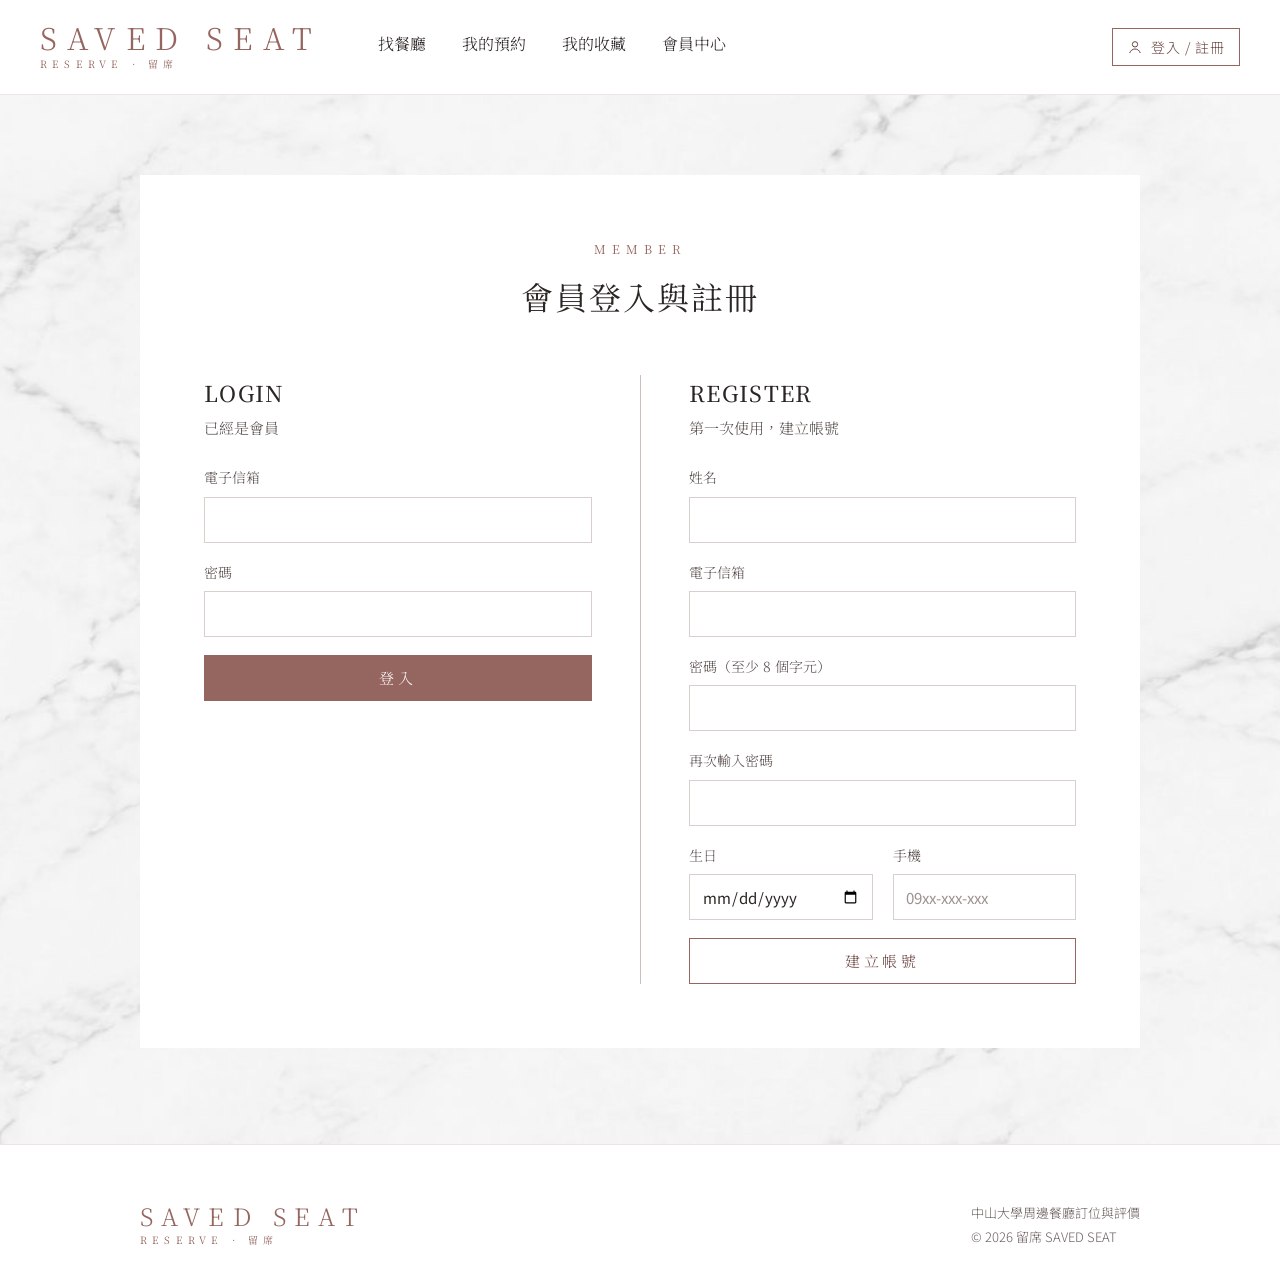
<file: docs/admin.html>
<!doctype html>
<html lang="zh-Hant" data-auth="admin">
<head>
<meta charset="utf-8">
<meta name="viewport" content="width=device-width, initial-scale=1">
<title>管理後台｜留席 SAVED SEAT</title>
<link rel="preconnect" href="https://fonts.googleapis.com">
<link rel="preconnect" href="https://fonts.gstatic.com" crossorigin>
<link href="https://fonts.googleapis.com/css2?family=Noto+Sans+TC:wght@300;400;500&family=Noto+Serif+TC:wght@300;400;500;600&display=swap" rel="stylesheet">
<link rel="stylesheet" href="assets/css/style.css?v=20261107n">
<script src="assets/js/config.js?v=20261107n"></script>
<style>
  .admin { display: flex; flex-wrap: wrap; flex: 1 1 auto; }
  .admin-nav { flex: 1 1 220px; border-right: 1px solid var(--line); padding: 32px 0; }
  .admin-nav button { width: 100%; text-align: left; min-height: 48px; padding: 0 32px; border: 0; border-left: 2px solid transparent; background: #fff; cursor: pointer; font-size: 15px; color: var(--body); }
  .admin-nav button[aria-current="page"] { border-left-color: var(--rose); background: var(--blush); color: var(--ink); }
  .admin-main { flex: 999 1 640px; min-width: 0; padding: 40px 48px 80px; }
  .kpis { margin: 0; display: grid; grid-template-columns: repeat(auto-fit, minmax(170px, 1fr)); border-bottom: 1px solid var(--line); }
  .kpis > div { padding: 26px 22px 26px 0; display: flex; flex-direction: column; gap: 6px; }
  .kpis > div + div { padding-left: 22px; border-left: 1px solid var(--line); }
  .kpis dt { font-family: var(--sans); font-size: 13px; color: var(--muted); }
  .kpis dd { margin: 0; font-size: 36px; line-height: 1.1; }
  .kpis dd.small { font-size: 13px; line-height: 1.6; }
  .panel { padding: 32px 0; border-bottom: 1px solid var(--line); }
  .panel h2 { margin: 0 0 4px; font-size: 18px; font-weight: 500; }
  .grid2 { display: grid; grid-template-columns: repeat(auto-fit, minmax(300px, 1fr)); gap: 0 48px; }
  @media (max-width: 720px) { .admin-nav { border-right: 0; border-bottom: 1px solid var(--line); padding: 8px 0; } .admin-main { padding: 28px 20px 64px; } }
</style>
</head>
<body class="page">
<div class="admin">
  <nav class="admin-nav" aria-label="後台選單" id="admin-nav">
    <button type="button" data-view="stats" aria-current="page">總覽與統計</button>
    <button type="button" data-view="restaurants">餐廳與招牌菜</button>
    <button type="button" data-view="reservations">預約管理</button>
    <button type="button" data-view="tags">標籤管理</button>
    <button type="button" data-view="reviews">評論管理</button>
    <button type="button" data-view="members">會員管理</button>
  </nav>
  <main class="admin-main" id="view"><p class="loading">載入中…</p></main>
</div>

<dialog id="rest-dialog" aria-labelledby="rest-h" style="max-width:720px">
  <h2 id="rest-h" style="margin:0 0 18px;font-size:20px;font-weight:500">新增餐廳</h2>
  <form id="rest-form" class="form" method="dialog">
    <label class="field">餐廳名稱<input name="rName" required maxlength="255"></label>
    <label class="field">地址<input name="address"></label>
    <div class="row">
      <label class="field">價位<select name="priceRange"><option value="1">$ 平價</option><option value="2">$$ 中價位</option><option value="3">$$$ 高價位</option></select></label>
      <label class="field">Google 評分<input name="google_rate" type="number" step="0.1" min="0" max="5"></label>
      <label class="field">Google 評分數<input name="google_num" type="number" min="0"></label>
    </div>
    <div class="row">
      <label class="check" style="flex:1 1 160px"><input type="checkbox" name="acceptRes">接受線上預約</label>
      <label class="field">總座位數<input name="capacity" type="number" min="1"></label>
      <label class="field">單筆人數上限<input name="maxPartySize" type="number" min="1" value="4"></label>
    </div>
    <div class="field">餐廳照片（選填）
      <input type="hidden" name="picture">
      <div style="display:flex;gap:16px;align-items:center;flex-wrap:wrap">
        <img id="pic-preview" alt="" hidden style="width:120px;height:80px;object-fit:cover;border:1px solid var(--line)">
        <label class="btn btn-quiet" style="cursor:pointer">選擇圖片<input type="file" id="pic-file" accept="image/*" hidden></label>
        <button type="button" class="link-btn quiet" id="pic-clear" hidden>移除圖片</button>
      </div>
    </div>
    <fieldset style="border:0;padding:0;margin:0"><legend style="font-size:14px;color:var(--muted);margin-bottom:8px">標籤</legend>
      <input type="search" id="tag-filter" placeholder="篩選標籤" style="margin-bottom:10px">
      <div id="tag-picks" style="display:flex;flex-wrap:wrap;gap:8px;max-height:180px;overflow:auto"></div>
    </fieldset>
    <p class="msg err" id="rest-msg" hidden></p>
    <div class="row" style="justify-content:flex-end">
      <button type="button" class="btn btn-quiet" data-close>取消</button>
      <button type="submit" class="btn">儲存</button>
    </div>
  </form>
</dialog>

<dialog id="menu-dialog" aria-labelledby="menu-h" style="max-width:720px">
  <h2 id="menu-h" style="margin:0 0 4px;font-size:20px;font-weight:500">招牌菜</h2>
  <p class="small" id="menu-sub" style="margin:0 0 18px"></p>
  <div class="table-box"><table class="data"><thead><tr><th>菜名</th><th>價格</th><th>描述</th><th></th></tr></thead><tbody id="menu-rows"></tbody></table></div>
  <form id="menu-form" class="form" style="margin-top:20px">
    <div class="row">
      <label class="field" style="flex:2 1 200px">菜名<input name="menuName" required maxlength="255"></label>
      <label class="field">價格<input name="price" type="number" min="0"></label>
    </div>
    <label class="field">描述<input name="description"></label>
    <p class="msg err" id="menu-msg" hidden></p>
    <div class="row" style="justify-content:flex-end">
      <button type="button" class="btn btn-quiet" data-close>關閉</button>
      <button type="submit" class="btn" id="menu-submit">新增招牌菜</button>
    </div>
  </form>
</dialog>

<script type="module" src="assets/js/pages/admin.js?v=20261107n"></script>
</body>
</html>
</file>
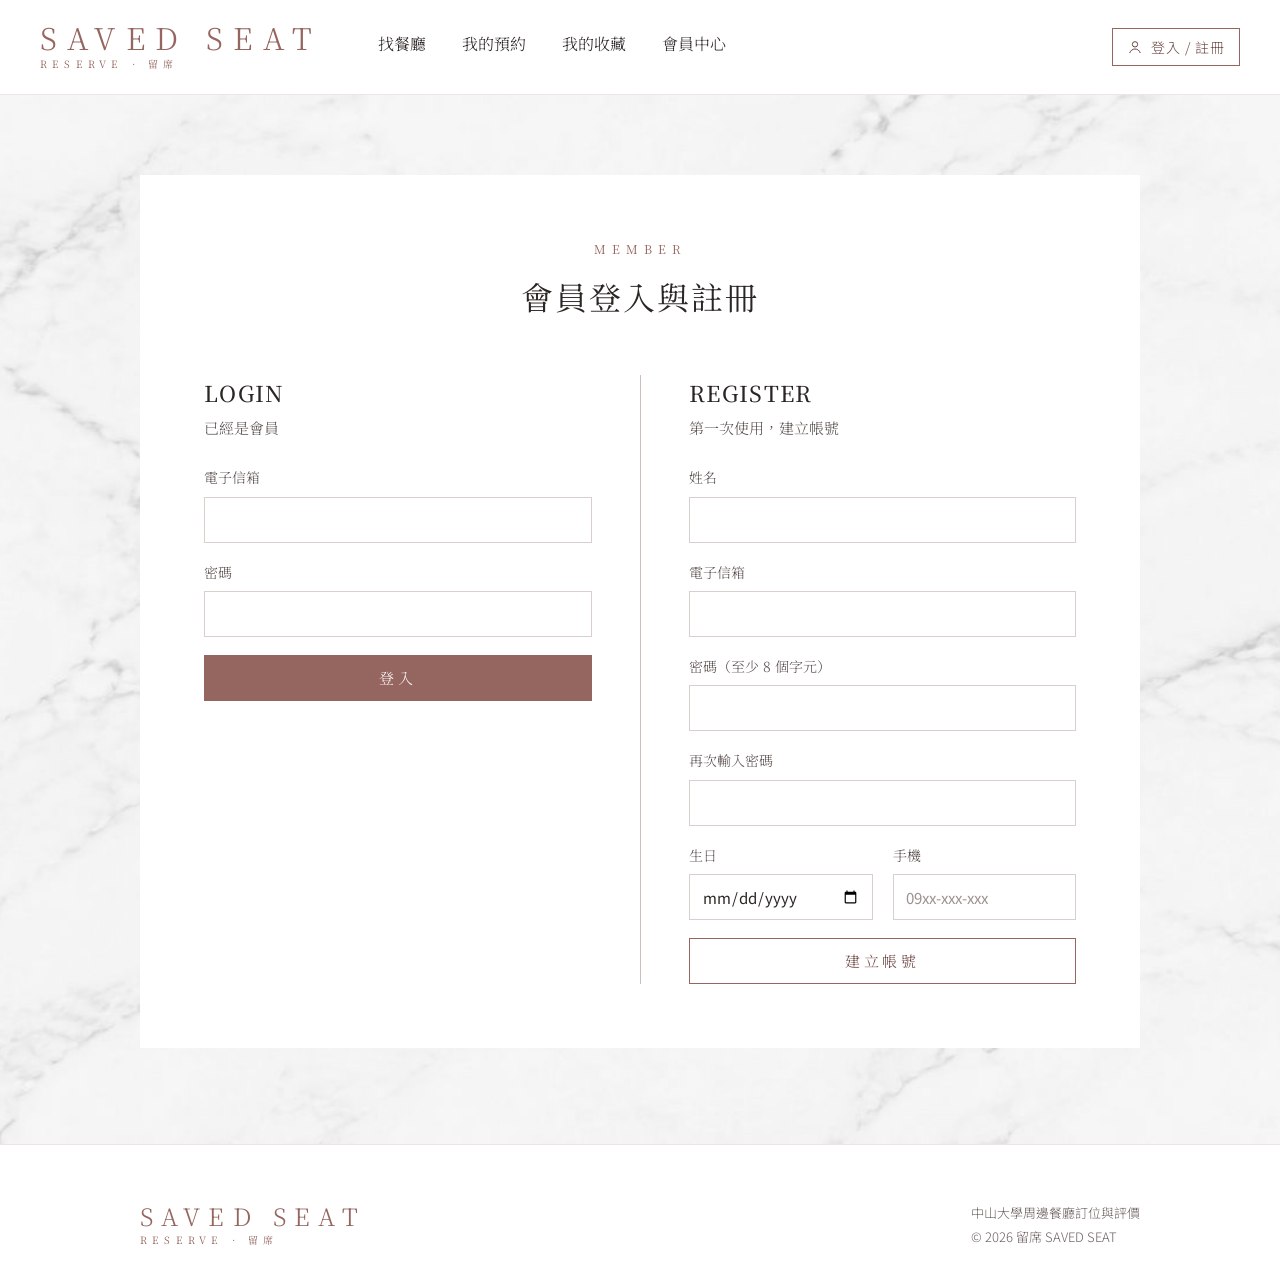
<file: docs/favorites.html>
<!doctype html>
<html lang="zh-Hant" data-auth="user">
<head>
<meta charset="utf-8">
<meta name="viewport" content="width=device-width, initial-scale=1">
<title>我的收藏｜留席 SAVED SEAT</title>
<link rel="preconnect" href="https://fonts.googleapis.com">
<link rel="preconnect" href="https://fonts.gstatic.com" crossorigin>
<link href="https://fonts.googleapis.com/css2?family=Noto+Sans+TC:wght@300;400;500&family=Noto+Serif+TC:wght@300;400;500;600&display=swap" rel="stylesheet">
<link rel="stylesheet" href="assets/css/style.css?v=20261107n">
<script src="assets/js/config.js?v=20261107n"></script>
</head>
<body class="page">
<main class="wrap" style="padding-top:64px;padding-bottom:96px">
  <div style="padding-bottom:28px;border-bottom:1px solid var(--ink)">
    <p class="eyebrow">FAVORITES</p>
    <h1 class="page-title">我的收藏</h1>
  </div>
  <div class="cols" style="padding-top:40px">
    <aside class="col" aria-label="收藏清單" style="flex:1 1 280px;display:flex;flex-direction:column;gap:28px">
      <ul id="lists" style="margin:0;padding:0;list-style:none"></ul>
      <button type="button" class="btn btn-outline" id="new-open" style="align-self:flex-start">＋ 新增清單</button>
      <form id="new-form" class="form" hidden style="gap:14px;border-top:1px solid var(--line);padding-top:24px">
        <p style="margin:0;font-size:17px;font-weight:500" id="form-title">新增清單</p>
        <label class="field">清單名稱<input type="text" name="fName" required maxlength="50" placeholder="例如：聚餐名單"></label>
        <label class="field">說明（選填）<input type="text" name="description" maxlength="200"></label>
        <label class="check"><input type="checkbox" name="isPublic">公開這份清單（清單名稱會顯示在餐廳頁）</label>
        <p class="msg err" id="new-msg" hidden></p>
        <div class="row" style="gap:10px">
          <button type="submit" class="btn btn-outline">儲存</button>
          <button type="button" class="btn btn-quiet" id="form-reset">取消</button>
        </div>
      </form>
    </aside>
    <section class="col wide" aria-labelledby="cur-h" style="flex:3 1 480px">
      <div id="current"><p class="loading">載入中…</p></div>
    </section>
  </div>
</main>
<script type="module">
  import { api, esc, priceHtml, rate, showMsg, toast, requireLogin, $ } from './assets/js/api.js?v=20261107n';
  import { renderLayout } from './assets/js/layout.js?v=20261107n';
  if (requireLogin()) {
    renderLayout('favorites');
    let lists = [];
    let sel = null;
    let editingId = null;
    const form = $('#new-form');

    async function load() {
      ({ items: lists } = await api('/me/favlists'));
      if (!lists.find((l) => l.fid === sel)) sel = lists[0]?.fid || null;
      render();
    }

    function render() {
      $('#lists').innerHTML = lists.map((l) => `
        <li><button type="button" data-sel="${esc(l.fid)}" aria-pressed="${l.fid === sel}"
          style="width:100%;text-align:left;border:0;border-bottom:1px solid var(--line);border-left:2px solid ${l.fid === sel ? 'var(--rose)' : 'transparent'};background:${l.fid === sel ? 'var(--blush)' : '#fff'};padding:16px;cursor:pointer;min-height:64px">
          <span style="display:block;font-size:17px;font-weight:500">${esc(l.fname)}</span>
          <span class="small">${l.n} 家・${l.ispublic ? '公開' : '不公開'}</span>
        </button></li>`).join('');

      const cur = lists.find((l) => l.fid === sel);
      $('#current').innerHTML = !cur ? '<p class="empty">還沒有收藏清單。先按「新增清單」建立一份，再到餐廳頁按「加入收藏」。</p>' : `
        <div style="display:flex;flex-wrap:wrap;justify-content:space-between;align-items:baseline;gap:12px 24px">
          <h2 id="cur-h" style="margin:0;font-size:24px;font-weight:500;letter-spacing:.04em">${esc(cur.fname)}</h2>
          <div style="display:flex;gap:20px">
            <button type="button" class="link-btn" id="edit-list">編輯清單</button>
            <button type="button" class="link-btn quiet" id="del-list">刪除清單</button>
          </div>
        </div>
        <p style="margin:8px 0 12px;font-size:15px;color:var(--muted)">${esc(cur.description || '')}</p>
        <ul style="margin:0;padding:0;list-style:none">
          ${cur.restaurants.map((r) => `
          <li style="display:flex;flex-wrap:wrap;align-items:center;gap:12px 28px;padding:24px 0;border-bottom:1px solid var(--line)">
            <div style="flex:1 1 240px;display:flex;flex-direction:column;gap:6px;min-width:0">
              <a href="restaurant.html?id=${encodeURIComponent(r.rid)}" style="font-size:19px;font-weight:500">${esc(r.rname)}</a>
              <span class="small" style="font-size:14px">${esc(r.district)}</span>
            </div>
            <span style="flex:0 0 64px;font-family:var(--sans);font-size:15px;letter-spacing:.08em">${priceHtml(r.pricerange)}</span>
            <span style="flex:0 0 72px;font-size:17px;font-weight:500">★ ${rate(r.google_rate)}</span>
            <button type="button" class="link-btn quiet" data-remove="${esc(r.rid)}">移出清單</button>
          </li>`).join('') || '<li class="empty">清單裡還沒有餐廳。</li>'}
        </ul>
        <a href="index.html" style="display:inline-flex;margin-top:28px;font-size:15px;color:var(--rose-dark);border-bottom:1px solid var(--rose);padding:8px 0">去找餐廳</a>`;
    }

    function resetForm() {
      editingId = null; form.reset(); form.hidden = true; $('#new-open').hidden = false;
      $('#form-title').textContent = '新增清單'; showMsg($('#new-msg'), '');
    }
    function openForm(title) {
      $('#form-title').textContent = title; form.hidden = false; $('#new-open').hidden = true;
      form.scrollIntoView({ behavior: 'smooth', block: 'center' }); form.fName.focus({ preventScroll: true });
    }
    $('#new-open').addEventListener('click', () => { resetForm(); openForm('新增清單'); });

    $('#lists').addEventListener('click', (e) => { const b = e.target.closest('[data-sel]'); if (b) { sel = b.dataset.sel; render(); } });
    $('#current').addEventListener('click', async (e) => {
      const cur = lists.find((l) => l.fid === sel);
      if (e.target.id === 'edit-list') {
        editingId = cur.fid; form.fName.value = cur.fname; form.description.value = cur.description || ''; form.isPublic.checked = cur.ispublic;
        openForm('編輯清單');
      }
      if (e.target.id === 'del-list') {
        const b = e.target;
        if (b.dataset.confirm !== '1') {
          b.dataset.confirm = '1'; b.textContent = '確定刪除整份清單？'; b.style.color = 'var(--err)';
          setTimeout(() => { if (b.isConnected) { b.dataset.confirm = ''; b.textContent = '刪除清單'; b.style.color = ''; } }, 4000);
          return;
        }
        try { await api('/favlists/' + encodeURIComponent(cur.fid), { method: 'DELETE' }); toast('清單已刪除'); sel = null; load(); }
        catch (err) { toast(err.message); }
      }
      const rm = e.target.closest('[data-remove]');
      if (rm) {
        try { await api(`/favlists/${encodeURIComponent(cur.fid)}/restaurants/${encodeURIComponent(rm.dataset.remove)}`, { method: 'DELETE' }); toast('已移出清單'); load(); }
        catch (err) { toast(err.message); }
      }
    });
    $('#form-reset').addEventListener('click', resetForm);
    form.addEventListener('submit', async (e) => {
      e.preventDefault();
      const body = { fName: form.fName.value, description: form.description.value, isPublic: form.isPublic.checked };
      try {
        if (editingId) { await api('/favlists/' + encodeURIComponent(editingId), { method: 'PUT', body }); toast('清單已更新'); }
        else { const r = await api('/favlists', { method: 'POST', body }); sel = r.fid; toast('清單已建立'); }
        resetForm(); load();
      } catch (err) { showMsg($('#new-msg'), err.message); }
    });

    load().catch((e) => { $('#current').innerHTML = `<p class="empty">${esc(e.message)}</p>`; });
  }
</script>
</body>
</html>
</file>
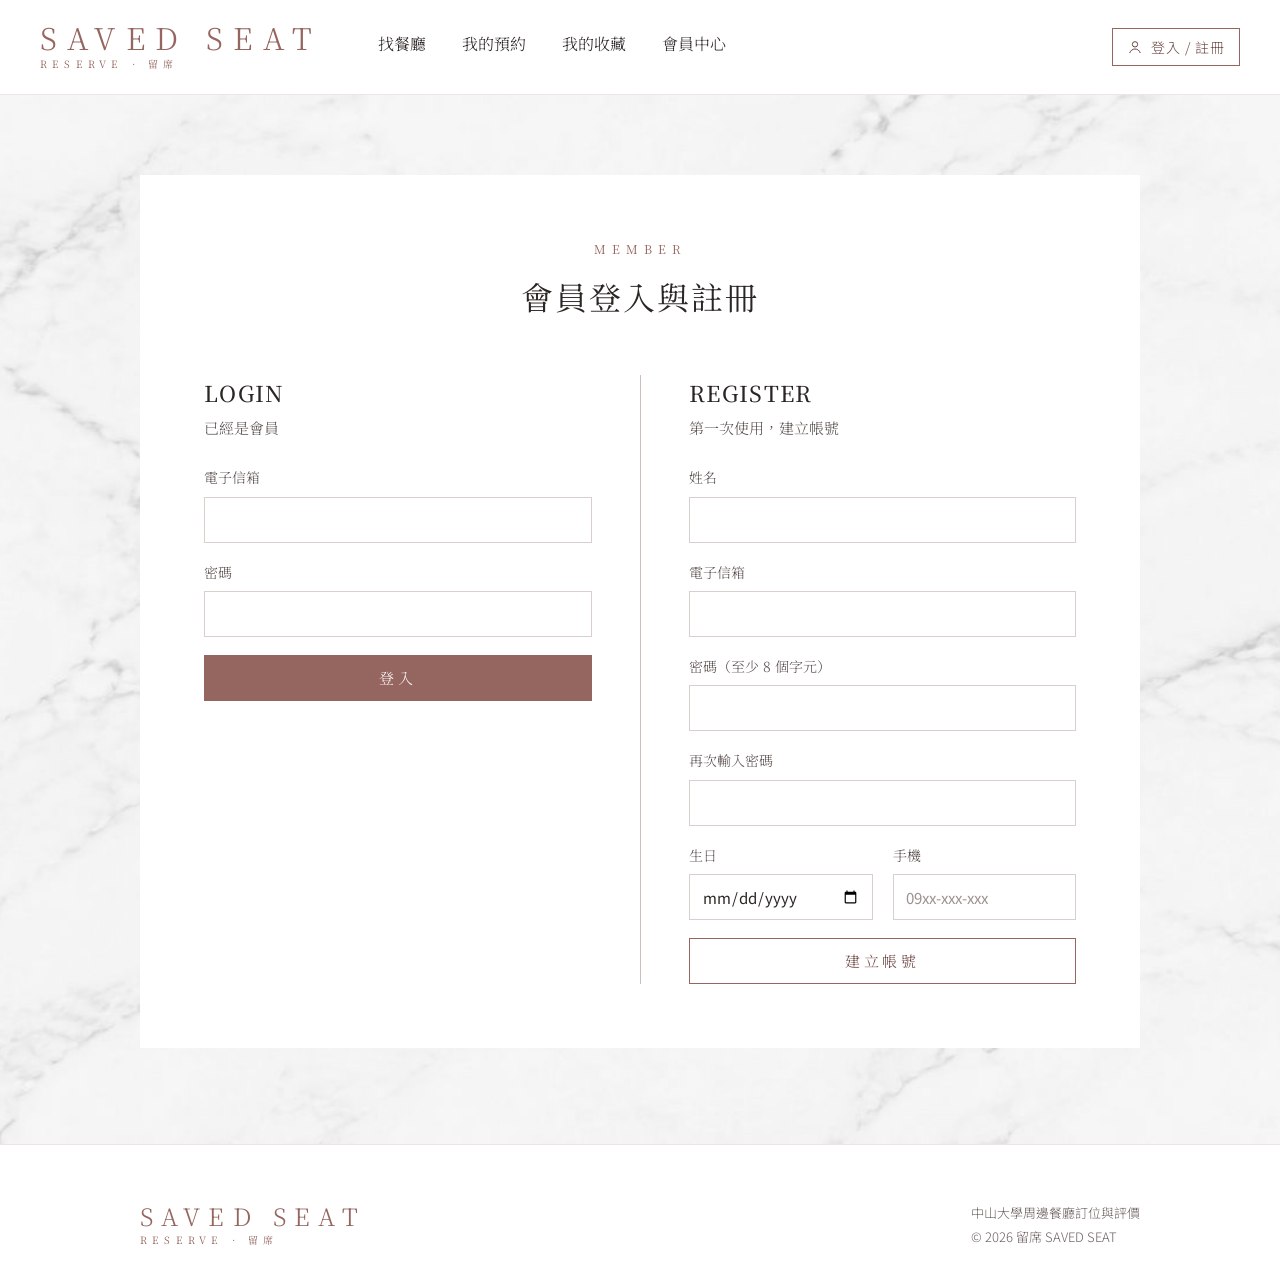
<file: docs/login.html>
<!doctype html>
<html lang="zh-Hant">
<head>
<meta charset="utf-8">
<meta name="viewport" content="width=device-width, initial-scale=1">
<title>登入 / 註冊｜留席 SAVED SEAT</title>
<link rel="preconnect" href="https://fonts.googleapis.com">
<link rel="preconnect" href="https://fonts.gstatic.com" crossorigin>
<link href="https://fonts.googleapis.com/css2?family=Noto+Sans+TC:wght@300;400;500&family=Noto+Serif+TC:wght@300;400;500;600&display=swap" rel="stylesheet">
<link rel="stylesheet" href="assets/css/style.css?v=20261107n">
<script src="assets/js/config.js?v=20261107n"></script>
</head>
<body class="page">
<main class="marble" style="padding:80px 20px 96px">
  <div style="max-width:1000px;margin:0 auto;background:#fff;padding:64px clamp(24px,5vw,64px)">
    <div style="text-align:center;margin-bottom:56px">
      <p class="eyebrow">MEMBER</p>
      <h1 class="page-title" style="margin-top:16px">會員登入與註冊</h1>
    </div>
    <div class="cols">
      <section class="col" aria-labelledby="login-h">
        <h2 id="login-h" class="h-col">LOGIN</h2>
        <p class="h-col-sub">已經是會員</p>
        <form id="login-form" class="form">
          <label class="field">電子信箱<input type="email" name="email" autocomplete="email" required></label>
          <label class="field">密碼<input type="password" name="password" autocomplete="current-password" required></label>
          <p class="msg err" id="login-msg" role="alert" hidden></p>
          <button type="submit" class="btn" style="letter-spacing:.24em">登入</button>
        </form>
      </section>
      <section class="col" aria-labelledby="reg-h">
        <h2 id="reg-h" class="h-col">REGISTER</h2>
        <p class="h-col-sub">第一次使用，建立帳號</p>
        <form id="reg-form" class="form">
          <label class="field">姓名<input type="text" name="mName" autocomplete="name" required maxlength="100"></label>
          <label class="field">電子信箱<input type="email" name="email" autocomplete="email" required></label>
          <label class="field">密碼（至少 8 個字元）<input type="password" name="password" autocomplete="new-password" minlength="8" required></label>
          <label class="field">再次輸入密碼<input type="password" name="password2" autocomplete="new-password" minlength="8" required></label>
          <div class="row">
            <label class="field">生日<input type="date" name="birthday"></label>
            <label class="field">手機<input type="tel" name="phone" autocomplete="tel" placeholder="09xx-xxx-xxx" maxlength="20"></label>
          </div>
          <p class="msg err" id="reg-msg" role="alert" hidden></p>
          <button type="submit" class="btn btn-outline" style="letter-spacing:.24em">建立帳號</button>
        </form>
      </section>
    </div>
  </div>
</main>
<script type="module">
  import { api, auth, showMsg, $ } from './assets/js/api.js?v=20261107n';
  import { renderLayout } from './assets/js/layout.js?v=20261107n';
  renderLayout('');

  const next = new URLSearchParams(location.search).get('next');
  const safeNext = next && /^[\w\-]+\.html(\?[\w=&%\-]*)?$/.test(next) ? next : null;
  const go = (m) => { location.href = safeNext || (m.role === 'admin' ? 'admin.html' : 'index.html'); };

  $('#login-form').addEventListener('submit', async (e) => {
    e.preventDefault();
    const f = e.target;
    try {
      const { token, member } = await api('/login', { method: 'POST', body: { email: f.email.value, password: f.password.value } });
      auth.save(token, member);
      go(member);
    } catch (err) { showMsg($('#login-msg'), err.message); }
  });

  $('#reg-form').addEventListener('submit', async (e) => {
    e.preventDefault();
    const f = e.target;
    if (f.password.value !== f.password2.value) {
      showMsg($('#reg-msg'), '兩次輸入的密碼不一樣');
      f.password2.focus();
      return;
    }
    try {
      const { token, member } = await api('/register', { method: 'POST', body: {
        mName: f.mName.value, email: f.email.value, password: f.password.value, birthday: f.birthday.value || null, phone: f.phone.value } });
      auth.save(token, member);
      go(member);
    } catch (err) { showMsg($('#reg-msg'), err.message); }
  });
</script>
</body>
</html>
</file>
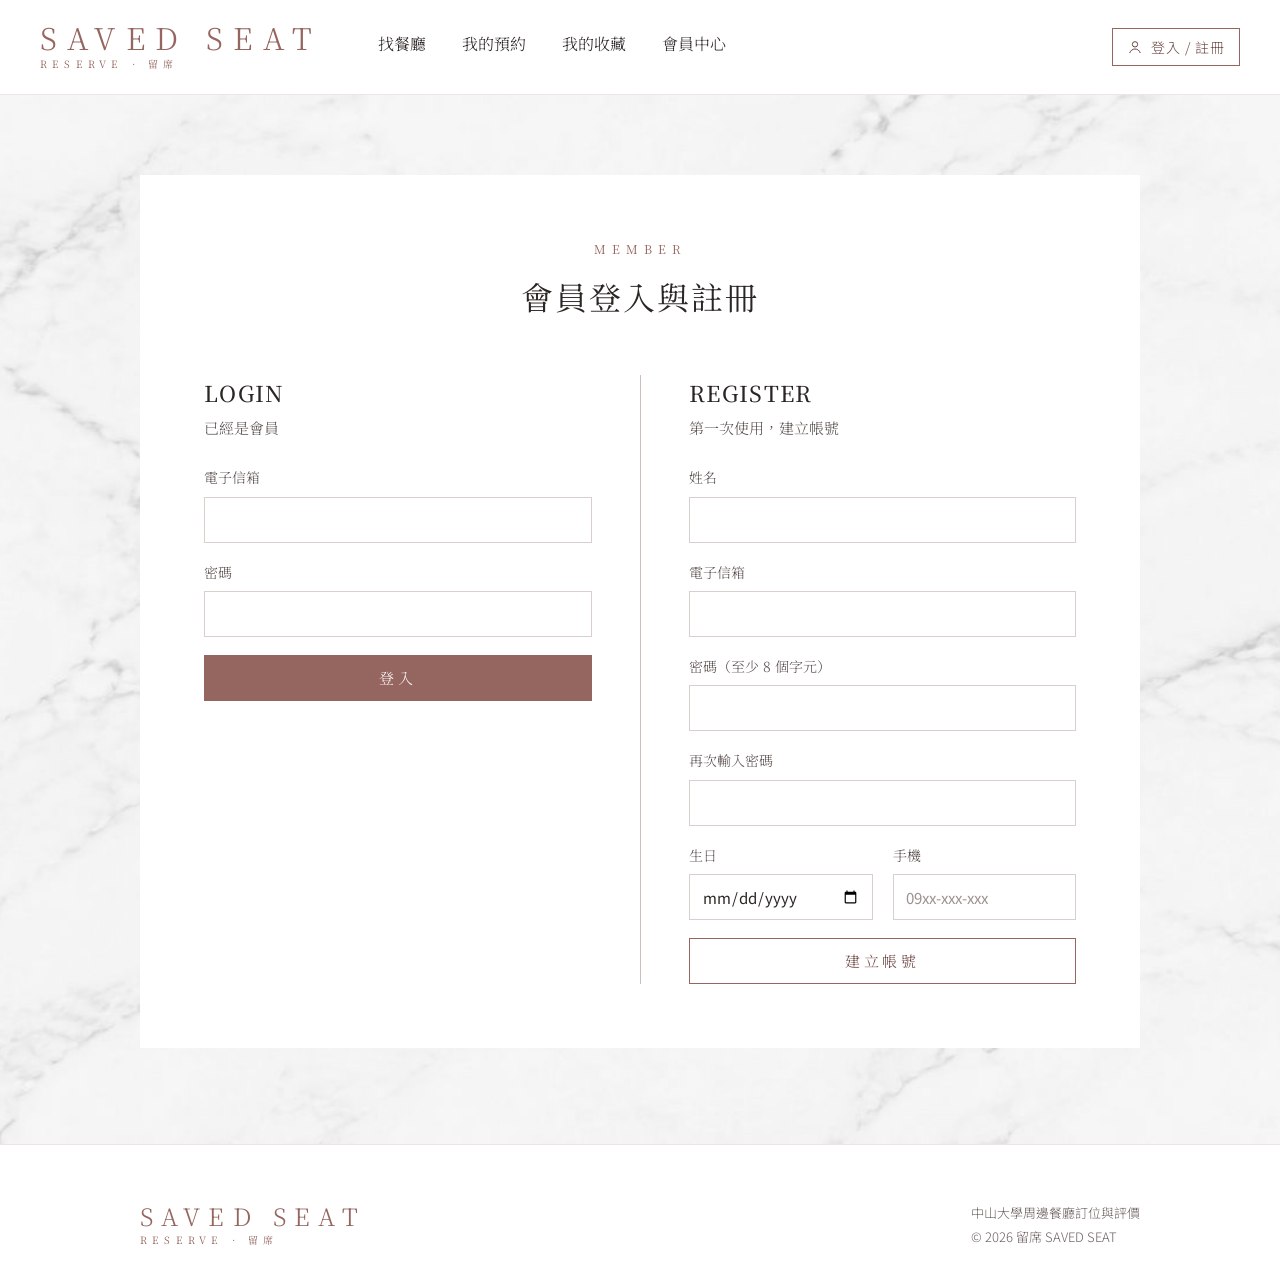
<file: docs/member.html>
<!doctype html>
<html lang="zh-Hant" data-auth="user">
<head>
<meta charset="utf-8">
<meta name="viewport" content="width=device-width, initial-scale=1">
<title>會員中心｜留席 SAVED SEAT</title>
<link rel="preconnect" href="https://fonts.googleapis.com">
<link rel="preconnect" href="https://fonts.gstatic.com" crossorigin>
<link href="https://fonts.googleapis.com/css2?family=Noto+Sans+TC:wght@300;400;500&family=Noto+Serif+TC:wght@300;400;500;600&display=swap" rel="stylesheet">
<link rel="stylesheet" href="assets/css/style.css?v=20261107n">
<script src="assets/js/config.js?v=20261107n"></script>
</head>
<body class="page">
<main class="wrap" style="padding-top:64px;padding-bottom:96px">
  <div style="display:flex;flex-wrap:wrap;justify-content:space-between;align-items:flex-end;gap:24px;padding-bottom:28px;border-bottom:1px solid var(--ink)">
    <div>
      <p class="eyebrow">MY ACCOUNT</p>
      <h1 class="page-title" id="hello">會員中心</h1>
    </div>
    <dl id="counts" style="margin:0;display:flex;flex-wrap:wrap;gap:8px 40px"></dl>
  </div>
  <div class="cols" style="padding-top:48px">
    <section class="col" aria-labelledby="pf-h">
      <h2 id="pf-h" class="h-col">PROFILE</h2>
      <p class="h-col-sub">會員資料</p>
      <form id="pf-form" class="form">
        <label class="field">電子信箱<input type="email" name="email" readonly></label>
        <label class="field">姓名<input type="text" name="mName" required maxlength="100"></label>
        <div class="row">
          <label class="field">生日<input type="date" name="birthday"></label>
          <label class="field">手機<input type="tel" name="phone" maxlength="20"></label>
        </div>
        <p style="margin:12px 0 0;font-size:15px;font-weight:500">修改密碼</p>
        <label class="field">新密碼（不修改請留空）<input type="password" name="password" autocomplete="new-password" minlength="8"></label>
        <label class="field">再次輸入新密碼<input type="password" name="password2" autocomplete="new-password" minlength="8"></label>
        <div class="row" style="align-items:center">
          <button type="submit" class="btn">儲存變更</button>
          <p class="msg" id="pf-msg" role="status" hidden></p>
        </div>
      </form>
    </section>
    <section class="col wide" aria-labelledby="mr-h">
      <h2 id="mr-h" class="h-col">MY REVIEWS</h2>
      <p class="h-col-sub" style="margin-bottom:8px">我的評論</p>
      <ol id="my-reviews" style="margin:0;padding:0;list-style:none"><li class="loading">載入中…</li></ol>
    </section>
  </div>
</main>

<dialog id="edit-dialog" aria-labelledby="edit-h">
  <h2 id="edit-h" style="margin:0 0 18px;font-size:20px;font-weight:500">修改評論</h2>
  <form id="edit-form" class="form" method="dialog">
    <div class="row">
      <label class="field">評分<select name="rating"><option value="5">5 分</option><option value="4">4 分</option><option value="3">3 分</option><option value="2">2 分</option><option value="1">1 分</option></select></label>
      <label class="field">用餐日期<input type="date" name="visitDate"></label>
    </div>
    <label class="field">評論內容<textarea name="comment" rows="5" maxlength="1000" style="resize:vertical"></textarea></label>
    <p class="msg err" id="edit-msg" hidden></p>
    <div class="row" style="justify-content:flex-end">
      <button type="button" class="btn btn-quiet" id="edit-cancel">取消</button>
      <button type="submit" class="btn">儲存</button>
    </div>
  </form>
</dialog>

<script type="module">
  import { api, auth, esc, stars, showMsg, toast, requireLogin, $ } from './assets/js/api.js?v=20261107n';
  import { renderLayout } from './assets/js/layout.js?v=20261107n';
  if (requireLogin()) {
    renderLayout('member');
    const form = $('#pf-form');
    let reviews = [];
    let editing = null;

    async function loadMe() {
      const m = await api('/me');
      $('#hello').textContent = `${m.mname}，你好`;
      form.email.value = m.email; form.mName.value = m.mname;
      form.birthday.value = m.birthday || ''; form.phone.value = m.phone || '';
      $('#counts').innerHTML = [['評論', m.review_count], ['即將到來的預約', m.active_reserve_count], ['收藏清單', m.favlist_count]]
        .map(([k, v]) => `<div><dt class="small">${k}</dt><dd style="margin:0;font-size:26px">${v}</dd></div>`).join('');
    }

    async function loadReviews() {
      ({ items: reviews } = await api('/me/reviews'));
      $('#my-reviews').innerHTML = reviews.length ? reviews.map((v) => `
        <li style="padding:24px 0;border-bottom:1px solid var(--line);display:flex;flex-direction:column;gap:10px">
          <div style="display:flex;flex-wrap:wrap;justify-content:space-between;gap:6px 16px;align-items:baseline">
            <a href="restaurant.html?id=${encodeURIComponent(v.rid)}" style="font-size:18px;font-weight:500">${esc(v.rname)}</a>
            <span class="small">${v.visitdate ? '用餐 ' + v.visitdate : ''}</span>
          </div>
          ${stars(v.rating)}
          ${v.comment ? `<p style="margin:0;font-size:15px;line-height:1.9;color:var(--body);white-space:pre-line">${esc(v.comment)}</p>` : ''}
          <div style="display:flex;gap:20px">
            <button type="button" class="link-btn" data-edit="${esc(v.revid)}">修改</button>
            <button type="button" class="link-btn quiet" data-del="${esc(v.revid)}">刪除</button>
          </div>
        </li>`).join('') : '<li class="empty">還沒有寫過評論。<a href="index.html">去找一家店</a></li>';
    }

    form.addEventListener('submit', async (e) => {
      e.preventDefault();
      if (form.password.value !== form.password2.value) {
        showMsg($('#pf-msg'), '兩次輸入的新密碼不一樣');
        form.password2.focus();
        return;
      }
      try {
        const { member, token } = await api('/me', { method: 'PUT', body: {
          mName: form.mName.value, birthday: form.birthday.value || null, phone: form.phone.value, password: form.password.value } });
        auth.save(token, member);
        form.password.value = ''; form.password2.value = '';
        showMsg($('#pf-msg'), '已儲存', true);
        loadMe();
      } catch (err) { showMsg($('#pf-msg'), err.message); }
    });

    const dlg = $('#edit-dialog');
    const ef = $('#edit-form');
    $('#my-reviews').addEventListener('click', async (e) => {
      const ed = e.target.closest('[data-edit]');
      const del = e.target.closest('[data-del]');
      if (ed) {
        editing = reviews.find((v) => v.revid === ed.dataset.edit);
        ef.rating.value = editing.rating; ef.visitDate.value = editing.visitdate || ''; ef.comment.value = editing.comment || '';
        showMsg($('#edit-msg'), '');
        dlg.showModal();
      }
      if (del && del.dataset.confirm === '1') {
        try { await api('/reviews/' + encodeURIComponent(del.dataset.del), { method: 'DELETE' }); toast('評論已刪除'); loadReviews(); loadMe(); }
        catch (err) { toast(err.message); }
      } else if (del) {
        del.dataset.confirm = '1'; del.textContent = '確定刪除？'; del.style.color = 'var(--err)';
        setTimeout(() => { if (del.isConnected) { del.dataset.confirm = ''; del.textContent = '刪除'; del.style.color = ''; } }, 4000);
      }
    });
    $('#edit-cancel').addEventListener('click', () => dlg.close());
    ef.addEventListener('submit', async (e) => {
      e.preventDefault();
      try {
        await api('/reviews/' + encodeURIComponent(editing.revid), { method: 'PUT', body: {
          rating: Number(ef.rating.value), visitDate: ef.visitDate.value || null, comment: ef.comment.value } });
        dlg.close(); toast('評論已更新'); loadReviews();
      } catch (err) { showMsg($('#edit-msg'), err.message); }
    });

    loadMe().catch((e) => toast(e.message));
    loadReviews().catch((e) => { $('#my-reviews').innerHTML = `<li class="empty">${esc(e.message)}</li>`; });
  }
</script>
</body>
</html>
</file>
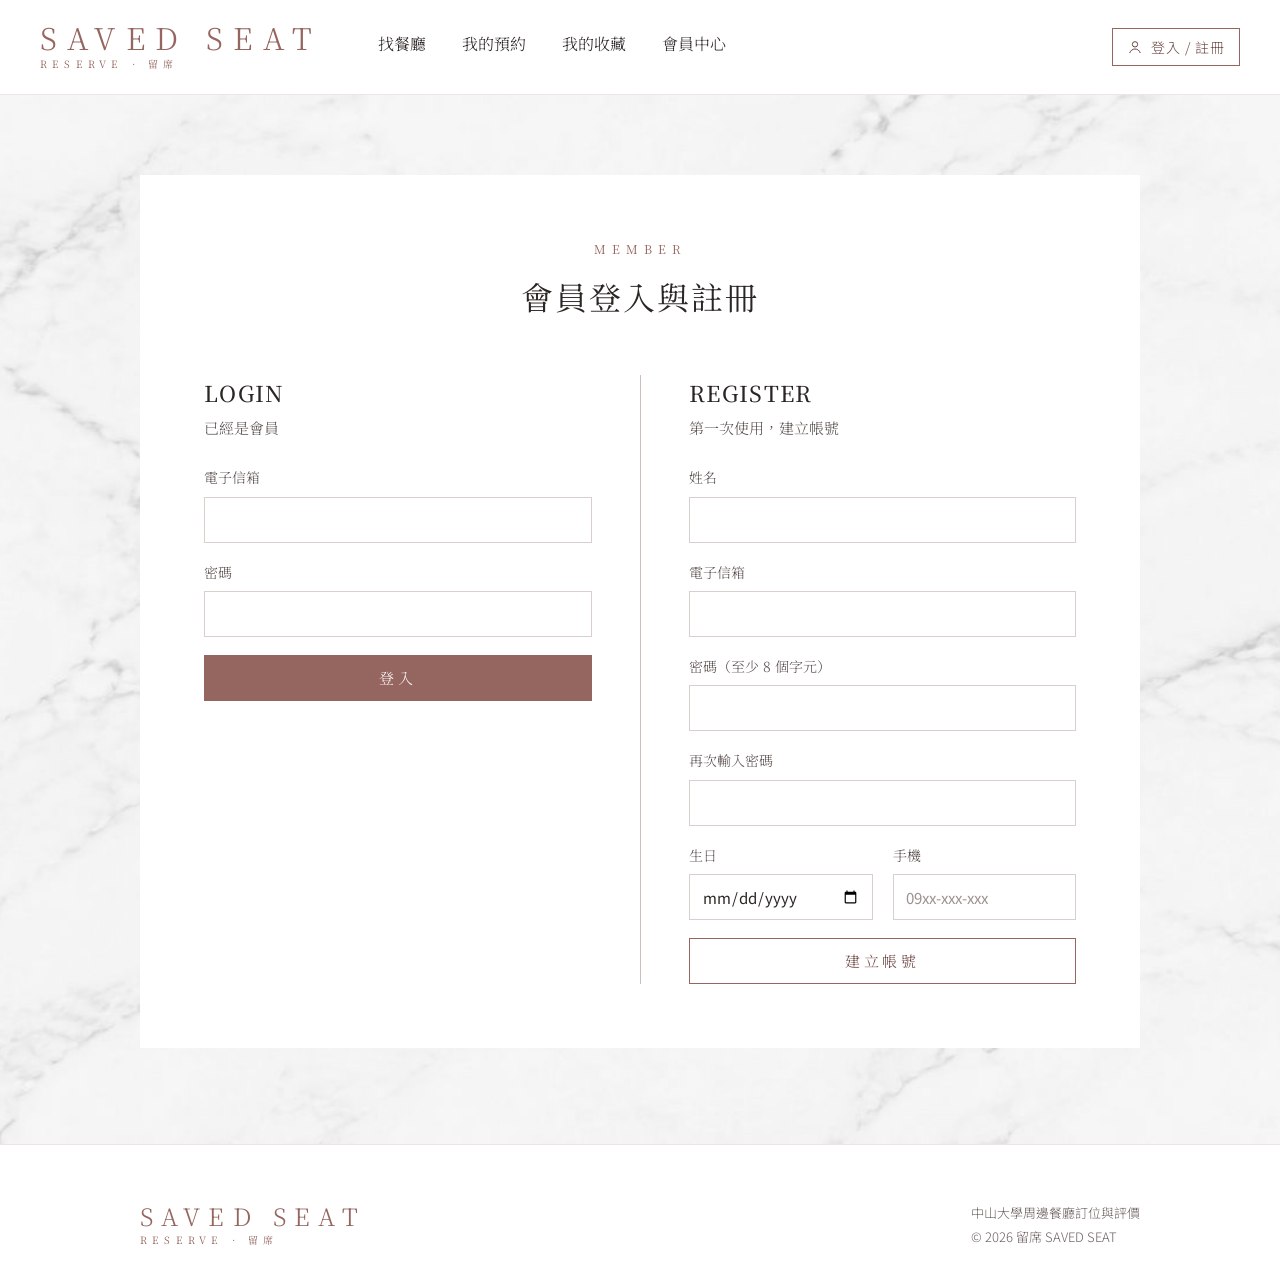
<file: docs/reservations.html>
<!doctype html>
<html lang="zh-Hant" data-auth="user">
<head>
<meta charset="utf-8">
<meta name="viewport" content="width=device-width, initial-scale=1">
<title>我的預約｜留席 SAVED SEAT</title>
<link rel="preconnect" href="https://fonts.googleapis.com">
<link rel="preconnect" href="https://fonts.gstatic.com" crossorigin>
<link href="https://fonts.googleapis.com/css2?family=Noto+Sans+TC:wght@300;400;500&family=Noto+Serif+TC:wght@300;400;500;600&display=swap" rel="stylesheet">
<link rel="stylesheet" href="assets/css/style.css?v=20261107n">
<script src="assets/js/config.js?v=20261107n"></script>
</head>
<body class="page">
<main class="wrap" style="padding-top:64px;padding-bottom:96px">
  <div style="display:flex;flex-wrap:wrap;justify-content:space-between;align-items:flex-end;gap:20px;margin-bottom:32px">
    <div><p class="eyebrow">RESERVATIONS</p><h1 class="page-title">我的預約</h1></div>
    <a href="index.html" class="btn">預約餐廳</a>
  </div>
  <div role="tablist" aria-label="預約狀態" id="tabs" style="display:flex;flex-wrap:wrap;gap:4px 32px;border-bottom:1px solid var(--ink)"></div>
  <ol id="list" style="margin:0;padding:0;list-style:none"><li class="loading">載入中…</li></ol>
  <p class="small" style="margin-top:32px;line-height:1.9">「待確認」的預約可以直接修改；已確認的預約如果要更改，請取消後重新預約。</p>
</main>

<dialog id="edit-dialog" aria-labelledby="edit-h">
  <h2 id="edit-h" style="margin:0 0 6px;font-size:20px;font-weight:500">修改預約</h2>
  <p class="small" id="edit-sub" style="margin:0 0 18px"></p>
  <form id="edit-form" class="form" method="dialog">
    <div class="row">
      <label class="field">日期<input type="date" name="date" required></label>
      <label class="field">時段<select name="time"></select></label>
      <label class="field">人數<input type="number" name="size" min="1" max="20" required></label>
    </div>
    <label class="field">備註<textarea name="note" rows="2" maxlength="200"></textarea></label>
    <p class="msg err" id="edit-msg" hidden></p>
    <div class="row" style="justify-content:flex-end">
      <button type="button" class="btn btn-quiet" id="edit-cancel">取消</button>
      <button type="submit" class="btn">儲存</button>
    </div>
  </form>
</dialog>

<script type="module">
  import { api, esc, showMsg, splitDateTime, toast, today, requireLogin, STATUS_LABEL, $ } from './assets/js/api.js?v=20261107n';
  import { renderLayout } from './assets/js/layout.js?v=20261107n';
  const SLOTS = ['11:30', '12:00', '12:30', '13:00', '17:30', '18:00', '18:30', '19:00', '19:30', '20:00'];
  if (requireLogin()) {
    renderLayout('reservations');
    let tab = 'upcoming';
    let items = [];
    let editing = null;
    const TABS = [['upcoming', '即將到來'], ['done', '已完成'], ['cancelled', '已取消'], ['all', '全部']];
    const EMPTY = { upcoming: '目前沒有即將到來的預約。', done: '還沒有完成的預約。', cancelled: '沒有取消的預約。', all: '還沒有預約紀錄。' };

    async function load() {
      const data = await api('/me/reservations', { query: { tab } });
      items = data.items;
      $('#tabs').innerHTML = TABS.map(([k, label]) => `
        <button type="button" role="tab" aria-selected="${k === tab}" data-tab="${k}"
          style="background:none;border:0;padding:14px 0 12px;margin-bottom:-1px;font-size:16px;cursor:pointer;min-height:44px;border-bottom:2px solid ${k === tab ? 'var(--rose);color:var(--ink)' : 'transparent;color:var(--muted)'}">
          ${label} <span class="small">${data.counts[k]}</span></button>`).join('');
      $('#list').innerHTML = items.length ? items.map((r) => {
        const d = splitDateTime(r.datetime);
        const canEdit = r.status === 'pending' && r.upcoming;
        const canCancel = ['pending', 'confirmed'].includes(r.status) && r.upcoming;
        const canReview = !r.reviewed && (r.status === 'completed' || (r.status === 'confirmed' && !r.upcoming));
        return `
        <li class="res-row">
          <div style="display:flex;flex-direction:column;gap:2px">
            <span style="font-size:13px;color:var(--rose);letter-spacing:.2em">${d.month}</span>
            <span style="font-size:34px;line-height:1.1">${d.day}</span>
            <span class="small">${d.week}</span>
          </div>
          <div style="display:flex;flex-direction:column;gap:6px;min-width:0">
            <a href="restaurant.html?id=${encodeURIComponent(r.rid)}" style="font-size:20px;font-weight:500">${esc(r.rname)}</a>
            <span class="small" style="font-size:14px;color:var(--muted)">${d.time}・${r.partysize} 位・預約編號 ${esc(r.resid)}</span>
            ${r.note ? `<span class="small">備註：${esc(r.note)}</span>` : ''}
          </div>
          <div class="res-side">
          <span class="badge ${esc(r.status)}">${STATUS_LABEL[r.status] || esc(r.status)}</span>
          <div style="display:flex;gap:20px">
            ${canEdit ? `<button type="button" class="link-btn" data-edit="${esc(r.resid)}">修改</button>` : ''}
            ${canCancel ? `<button type="button" class="link-btn quiet" data-cancel="${esc(r.resid)}">取消預約</button>` : ''}
            ${canReview ? `<a class="link-btn" href="restaurant.html?id=${encodeURIComponent(r.rid)}#rev-h">寫評論</a>` : ''}
          </div>
          </div>
        </li>`;
      }).join('') : `<li class="empty">${EMPTY[tab]}${tab === 'upcoming' || tab === 'all' ? '　<a href="index.html" style="color:var(--rose-dark);border-bottom:1px solid var(--rose)">去找餐廳</a>' : ''}</li>`;
    }

    $('#tabs').addEventListener('click', (e) => { const b = e.target.closest('[data-tab]'); if (b) { tab = b.dataset.tab; load(); } });

    const dlg = $('#edit-dialog');
    const ef = $('#edit-form');
    ef.time.innerHTML = SLOTS.map((t) => `<option>${t}</option>`).join('');
    $('#list').addEventListener('click', async (e) => {
      const ed = e.target.closest('[data-edit]');
      const ca = e.target.closest('[data-cancel]');
      if (ed) {
        editing = items.find((r) => r.resid === ed.dataset.edit);
        const d = splitDateTime(editing.datetime);
        $('#edit-sub').textContent = editing.rname;
        ef.date.min = today(); ef.date.value = d.date; ef.time.value = d.time; ef.size.value = editing.partysize; ef.note.value = editing.note || '';
        showMsg($('#edit-msg'), '');
        dlg.showModal();
      }
      if (ca && ca.dataset.confirm === '1') {
        try { await api(`/reservations/${encodeURIComponent(ca.dataset.cancel)}/cancel`, { method: 'POST' }); toast('預約已取消'); load(); }
        catch (err) { toast(err.message); }
      } else if (ca) {
        ca.dataset.confirm = '1'; ca.textContent = '確定取消？'; ca.style.color = 'var(--err)';
        setTimeout(() => { if (ca.isConnected) { ca.dataset.confirm = ''; ca.textContent = '取消預約'; ca.style.color = ''; } }, 4000);
      }
    });
    $('#edit-cancel').addEventListener('click', () => dlg.close());
    ef.addEventListener('submit', async (e) => {
      e.preventDefault();
      try {
        await api('/reservations/' + encodeURIComponent(editing.resid), { method: 'PUT', body: {
          dateTime: `${ef.date.value} ${ef.time.value}`, partySize: Number(ef.size.value), note: ef.note.value } });
        dlg.close(); toast('預約已更新'); load();
      } catch (err) { showMsg($('#edit-msg'), err.message); }
    });

    load().catch((e) => { $('#list').innerHTML = `<li class="empty">${esc(e.message)}</li>`; });
  }
</script>
</body>
</html>
</file>
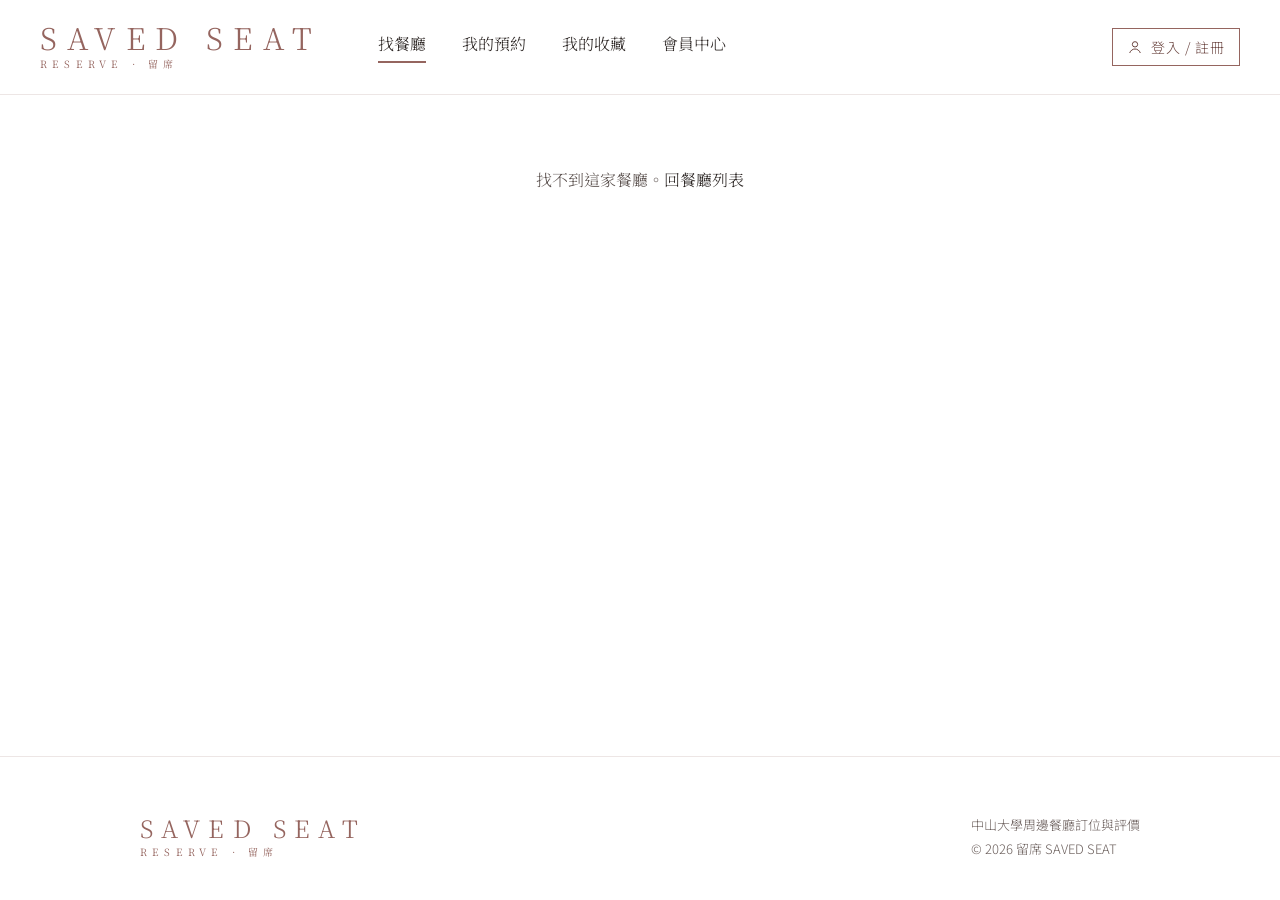
<file: docs/restaurant.html>
<!doctype html>
<html lang="zh-Hant">
<head>
<meta charset="utf-8">
<meta name="viewport" content="width=device-width, initial-scale=1">
<title>餐廳資訊｜留席 SAVED SEAT</title>
<link rel="preconnect" href="https://fonts.googleapis.com">
<link rel="preconnect" href="https://fonts.gstatic.com" crossorigin>
<link href="https://fonts.googleapis.com/css2?family=Noto+Sans+TC:wght@300;400;500&family=Noto+Serif+TC:wght@300;400;500;600&display=swap" rel="stylesheet">
<link rel="stylesheet" href="assets/css/style.css?v=20261107n">
<script src="assets/js/config.js?v=20261107n"></script>
</head>
<body class="page">
<main id="main">
  <div class="loading">載入中…</div>
</main>

<dialog id="fav-dialog" aria-labelledby="fav-h">
  <h2 id="fav-h" style="margin:0 0 6px;font-size:20px;font-weight:500">加入收藏清單</h2>
  <p class="small" style="margin:0 0 18px">勾選要放進哪些清單</p>
  <form method="dialog" id="fav-form" class="form">
    <div id="fav-lists" style="display:flex;flex-direction:column;gap:4px"></div>
    <div class="row" style="align-items:flex-end">
      <label class="field">或建立新清單<input type="text" name="newList" placeholder="清單名稱"></label>
    </div>
    <p class="msg err" id="fav-msg" hidden></p>
    <div class="row" style="justify-content:flex-end">
      <button type="button" class="btn btn-quiet" id="fav-cancel">關閉</button>
      <button type="submit" class="btn" value="save">儲存</button>
    </div>
  </form>
</dialog>
<script type="module" src="assets/js/pages/restaurant.js?v=20261107n"></script>
</body>
</html>
</file>
<file: docs/assets/css/style.css>
/* 留席 SAVED SEAT — 共用樣式（參考 Domani：白底、細明朝字、玫瑰褐細線） */
:root {
  --ink: #2B2523;
  --body: #3F3734;
  --muted: #5A504D;
  --faint: #6B5F5C;
  --rose: #95655F;
  --rose-dark: #6B4540;
  --rose-soft: #B58C86;
  --blush: #F4EFEF;
  --line: #EDE6E5;
  --line-strong: #CDBFBC;
  --field: #D9CFCD;
  --ok: #3E6B4F;
  --err: #A3372D;
  --serif: "Noto Serif TC", serif;
  --sans: "Noto Sans TC", sans-serif;
}

* { box-sizing: border-box; }
html { -webkit-text-size-adjust: 100%; }
body { margin: 0; background: #fff; color: var(--ink); font-family: var(--serif); font-weight: 300; line-height: 1.6; }
a { color: var(--ink); text-decoration: none; }
a:hover { color: var(--rose); }
img { max-width: 100%; display: block; }
button, input, select, textarea { font: inherit; color: inherit; }
input, select, textarea {
  border: 1px solid var(--field); background: #fff; padding: 11px 12px; border-radius: 0;
  font-family: var(--sans); font-size: 15px; font-weight: 400; color: var(--ink); width: 100%;
}
input[type="checkbox"] { width: 18px; height: 18px; padding: 0; accent-color: var(--rose); }
input[readonly] { background: #FAF8F8; color: var(--faint); }
input:focus, select:focus, textarea:focus { outline: 2px solid var(--rose); outline-offset: 1px; }
button:focus-visible, a:focus-visible { outline: 2px solid var(--rose); outline-offset: 3px; }
[hidden] { display: none !important; }

.wrap { max-width: 1080px; margin: 0 auto; padding: 0 40px; }
.wrap-wide { max-width: 1320px; margin: 0 auto; padding: 0 40px; }
@media (max-width: 640px) { .wrap, .wrap-wide { padding: 0 20px; } }

.marble { background: #F6F4F3 url(../img/marble.jpg) center / cover no-repeat; }

/* ---------- Header ---------- */
.site-header { border-bottom: 1px solid var(--line); background: #fff; }
.site-header .wrap-wide { display: flex; flex-wrap: wrap; align-items: center; gap: 18px 56px; padding-top: 22px; padding-bottom: 22px; }
.logo { display: flex; flex-direction: column; gap: 4px; color: var(--rose); }
.logo:hover { color: var(--rose-dark); }
.logo .l1 { font-size: 30px; line-height: 1; letter-spacing: .34em; font-weight: 300; }
.logo .l2 { font-size: 10px; letter-spacing: .52em; font-weight: 400; }
.main-nav { display: flex; flex-wrap: wrap; gap: 8px 36px; flex: 1 1 auto; font-size: 16px; }
.main-nav a { padding-bottom: 5px; border-bottom: 2px solid transparent; }
.main-nav a[aria-current="page"] { border-bottom-color: var(--rose); }
.header-actions { display: flex; flex-wrap: wrap; gap: 10px; align-items: center; }

/* ---------- Buttons ---------- */
.btn { display: inline-flex; align-items: center; justify-content: center; gap: 8px; min-height: 46px; padding: 0 26px;
  border: 1px solid var(--rose); background: var(--rose); color: #fff; letter-spacing: .14em; cursor: pointer; font-size: 15px; }
.btn:hover { background: var(--rose-dark); border-color: var(--rose-dark); color: #fff; }
.btn-outline { background: #fff; color: var(--rose-dark); }
.btn-outline:hover { background: var(--blush); color: var(--rose-dark); }
.btn-quiet { background: #fff; color: var(--body); border-color: var(--field); }
.btn-quiet:hover { background: #FAF8F8; color: var(--ink); border-color: var(--field); }
.btn-dark { background: var(--ink); border-color: var(--ink); }
.btn-sm { min-height: 38px; padding: 0 14px; font-size: 14px; letter-spacing: .06em; font-family: var(--sans); }
.btn:disabled { opacity: .5; cursor: not-allowed; }
.link-btn { background: none; border: 0; padding: 10px 0; color: var(--rose-dark); border-bottom: 1px solid var(--rose); cursor: pointer;
  font-family: var(--sans); font-size: 14px; }
.link-btn.quiet { color: var(--faint); border-bottom-color: transparent; }
.link-btn.quiet:hover { color: var(--err); }

/* ---------- Typography helpers ---------- */
.eyebrow { margin: 0; font-size: 12px; letter-spacing: .5em; color: var(--rose); font-weight: 400; }
.page-title { margin: 12px 0 0; font-size: 32px; font-weight: 400; letter-spacing: .06em; line-height: 1.4; }
.sec-head { display: flex; flex-wrap: wrap; align-items: baseline; justify-content: space-between; gap: 10px 24px;
  padding-bottom: 18px; border-bottom: 1px solid var(--ink); margin-bottom: 8px; }
.sec-head h2 { margin: 0; font-size: 24px; font-weight: 500; letter-spacing: .06em; }
.sec-head .sub { font-size: 16px; color: var(--faint); margin-left: 14px; }
.sec-head .meta { font-family: var(--sans); font-size: 14px; color: var(--faint); }
.h-col { margin: 0 0 6px; font-size: 22px; font-weight: 500; letter-spacing: .06em; }
.h-col-sub { margin: 0 0 26px; font-size: 15px; color: var(--muted); }
.small { font-family: var(--sans); font-size: 13px; color: var(--faint); }
.muted { color: var(--muted); }

/* ---------- Layout: two columns with a vertical rule ---------- */
.cols { display: flex; flex-wrap: wrap; }
.cols > .col { flex: 1 1 360px; min-width: 0; }
.cols > .col:first-child { padding-right: 48px; }
.cols > .col + .col { padding-left: 48px; border-left: 1px solid var(--line-strong); }
.cols > .col.wide { flex: 2 1 460px; }
@media (max-width: 820px) {
  .cols > .col:first-child { padding-right: 0; padding-bottom: 36px; }
  .cols > .col + .col { padding-left: 0; border-left: 0; border-top: 1px solid var(--line-strong); padding-top: 36px; }
}

/* ---------- Lists ---------- */
.bullets { margin: 0; padding: 0; list-style: none; display: flex; flex-direction: column; gap: 14px; font-size: 16px; line-height: 1.7; }
.bullets li { display: flex; gap: 12px; align-items: baseline; }
.bullets li::before { content: ""; width: 7px; height: 7px; background: var(--rose); flex: 0 0 auto; transform: translateY(-2px); }
.chip { display: inline-block; font-family: var(--sans); font-size: 13px; color: var(--rose-dark); border: 1px solid #E2D4D1; padding: 3px 9px; }
.chips { display: flex; flex-wrap: wrap; gap: 6px 8px; }
.tag-btn { font-family: var(--sans); font-size: 14px; min-height: 40px; padding: 0 16px; cursor: pointer;
  border: 1px solid var(--field); background: #fff; color: var(--body); }
.tag-btn[aria-pressed="true"] { border-color: var(--rose); background: var(--blush); color: var(--rose-dark); }

/* ---------- Forms ---------- */
.form { display: flex; flex-direction: column; gap: 18px; }
.field { display: flex; flex-direction: column; gap: 8px; font-size: 14px; color: var(--muted); flex: 1 1 160px; min-width: 0; }
.form > .field, .form > .check { flex: 0 0 auto; }
.row { display: flex; flex-wrap: wrap; gap: 16px 20px; align-items: flex-end; }
.check { display: inline-flex; align-items: center; gap: 10px; font-size: 15px; min-height: 44px; cursor: pointer; }
.msg { margin: 0; font-family: var(--sans); font-size: 13px; display: flex; gap: 8px; align-items: center; }
.msg.err { color: var(--err); }
.msg.ok { color: var(--ok); }

/* ---------- Restaurant rows ---------- */
.rest-list { margin: 0; padding: 0; list-style: none; }
.rest-row { display: flex; flex-wrap: wrap; align-items: center; gap: 14px 32px; padding: 26px 0; border-bottom: 1px solid var(--line); }
.rest-row .no { flex: 0 0 36px; font-size: 14px; color: var(--rose); letter-spacing: .1em; }
.rest-row .name { flex: 1 1 260px; display: flex; flex-direction: column; gap: 6px; min-width: 0; }
.rest-row .name a { font-size: 20px; font-weight: 500; letter-spacing: .03em; }
.rest-row .name span { font-size: 14px; color: var(--faint); }
.rest-row .tags { flex: 1 1 220px; }
.rest-row .price { flex: 0 0 72px; font-family: var(--sans); font-size: 15px; letter-spacing: .08em; }
.rest-row .price i { font-style: normal; color: #C9BDBA; }
.rest-row .rate { flex: 0 0 120px; display: flex; align-items: baseline; gap: 6px; }
.rest-row .rate b { font-size: 18px; font-weight: 500; }
.rest-row .go { flex: 0 0 auto; font-size: 14px; color: var(--rose-dark); border-bottom: 1px solid var(--rose); padding: 10px 0; }

.pager { display: flex; justify-content: center; flex-wrap: wrap; gap: 8px; margin-top: 40px; font-family: var(--sans); font-size: 15px; }
.pager button { min-width: 44px; height: 44px; border: 1px solid var(--line); background: #fff; cursor: pointer; }
.pager button[aria-current="page"] { border-color: var(--rose); color: var(--rose-dark); }

.empty { padding: 56px 0; text-align: center; font-size: 16px; color: var(--muted); }
.loading { padding: 40px 0; text-align: center; font-family: var(--sans); font-size: 14px; color: var(--faint); }

/* ---------- Badges ---------- */
.badge { font-family: var(--sans); font-size: 13px; padding: 5px 12px; letter-spacing: .08em; border: 1px solid; white-space: nowrap; }
.badge.pending { border-color: var(--rose); color: var(--rose-dark); background: #fff; }
.badge.confirmed { border-color: var(--rose); color: #fff; background: var(--rose); }
.badge.completed { border-color: var(--ink); color: var(--ink); background: #fff; }
.badge.cancelled { border-color: #DCCFCC; color: var(--faint); background: #FAF8F8; text-decoration: line-through; }

/* ---------- Tables (admin) ---------- */
.table-box { overflow-x: auto; }
table.data { width: 100%; border-collapse: collapse; font-family: var(--sans); font-size: 14px; }
table.data th { text-align: left; font-weight: 400; color: var(--muted); padding: 10px 12px; border-bottom: 1px solid var(--ink); white-space: nowrap; }
table.data td { padding: 12px; border-bottom: 1px solid var(--line); vertical-align: middle; }
table.data td.strong { font-family: var(--serif); font-size: 15px; font-weight: 500; }

/* ---------- Bars (stats) ---------- */
.bars { margin: 0; padding: 0; list-style: none; display: flex; flex-direction: column; gap: 12px; font-family: var(--sans); font-size: 14px; }
.bars li { display: flex; align-items: center; gap: 14px; }
.bars .k { flex: 0 0 120px; color: var(--body); overflow: hidden; text-overflow: ellipsis; white-space: nowrap; }
.bars .track { flex: 1 1 auto; height: 12px; background: var(--blush); position: relative; }
.bars .fill { position: absolute; inset: 0 auto 0 0; background: var(--rose); }
.bars .v { flex: 0 0 auto; min-width: 32px; text-align: right; }

/* ---------- Dialog ---------- */
dialog { border: 1px solid var(--line-strong); padding: 32px; max-width: 560px; width: calc(100% - 40px); }
dialog::backdrop { background: rgba(43, 37, 35, .4); }

/* ---------- Footer ---------- */
.site-footer { margin-top: auto; padding: 56px 0 40px; border-top: 1px solid var(--line); }
.site-footer .wrap { display: flex; flex-wrap: wrap; justify-content: space-between; align-items: flex-end; gap: 24px; }

.page { min-height: 100vh; display: flex; flex-direction: column; }
.page > main { width: 100%; box-sizing: border-box; }
main { flex: 1 1 auto; }
.toast { position: fixed; left: 50%; bottom: 32px; transform: translateX(-50%); background: var(--ink); color: #fff;
  font-family: var(--sans); font-size: 14px; padding: 12px 20px; z-index: 50; max-width: calc(100% - 40px); }
.badge.rejected { border-color: #DCCFCC; color: var(--err); background: #FAF8F8; }

/* ---------- 表單欄位統一樣式 ---------- */
input:not([type="checkbox"]):not([type="radio"]), select { height: 46px; line-height: normal; }
textarea { line-height: 1.7; }
input::placeholder, textarea::placeholder { color: #9C918E; opacity: 1; }
input { text-overflow: ellipsis; }
select {
  -webkit-appearance: none; appearance: none; cursor: pointer; padding-right: 38px;
  background: #fff url("data:image/svg+xml,%3Csvg xmlns='http://www.w3.org/2000/svg' width='12' height='8' viewBox='0 0 12 8'%3E%3Cpath d='M1 1.5l5 5 5-5' fill='none' stroke='%2395655F' stroke-width='1.4'/%3E%3C/svg%3E") no-repeat right 14px center;
}
input[type="search"]::-webkit-search-decoration, input[type="search"]::-webkit-search-cancel-button { -webkit-appearance: none; }
input[type="date"] { -webkit-appearance: none; appearance: none; }
.row > .btn { height: 46px; }
table.data input:not([type="checkbox"]), table.data select { height: 36px; }
#slots [aria-pressed="true"] span { color: #F4EFEF !important; }

/* 首頁主視覺：照片壓暗，ABOUT / INFORMATION 疊在照片上 */
.hero { position: relative; max-width: 1440px; margin: 0 auto; min-height: clamp(440px, 42vw, 580px); display: flex; align-items: flex-end; overflow: hidden; color: #F7F2F1; background: #2B2523; }
.hero > img { position: absolute; inset: 0; width: 100%; height: 100%; object-fit: cover; object-position: center 60%; filter: brightness(.72) saturate(.85); }
.hero::after { content: ""; position: absolute; inset: 0; background: linear-gradient(to top, rgba(30,22,20,.88) 0%, rgba(30,22,20,.62) 42%, rgba(30,22,20,.12) 78%, rgba(30,22,20,0) 100%); }
.hero-inner { position: relative; z-index: 1; width: 100%; max-width: 1080px; margin: 0 auto; padding: 120px 40px 56px; box-sizing: border-box; }
.hero .h-col { margin-bottom: 18px; color: #fff; text-shadow: 0 1px 12px rgba(0,0,0,.35); }
.hero p { margin: 0; font-size: 16px; line-height: 2.1; color: #EFE7E5; text-shadow: 0 1px 10px rgba(0,0,0,.4); }
.hero .bullets { color: #EFE7E5; text-shadow: 0 1px 10px rgba(0,0,0,.4); }
.hero .bullets li::before { background: #D9B3AC; }
.hero .cols > .col + .col { border-color: rgba(255,255,255,.28); }
@media (max-width: 820px) {
  .hero-inner { padding: 96px 20px 36px; }
  .hero .cols > .col + .col { border-top-color: rgba(255,255,255,.28); }
}

@media (max-width: 520px) { .eyebrow { letter-spacing: .28em; } }

/* 我的預約：日期｜餐廳資訊｜狀態與操作 */
.res-row { display: grid; grid-template-columns: 96px minmax(0, 1fr) auto; gap: 12px 32px; align-items: center; padding: 28px 0; border-bottom: 1px solid var(--line); }
.res-side { display: flex; flex-direction: column; align-items: flex-end; gap: 14px; }
@media (max-width: 600px) {
  .res-row { grid-template-columns: 64px minmax(0, 1fr); gap: 14px 20px; }
  .res-side { grid-column: 1 / -1; flex-direction: row; align-items: center; justify-content: space-between; }
}
</file>
